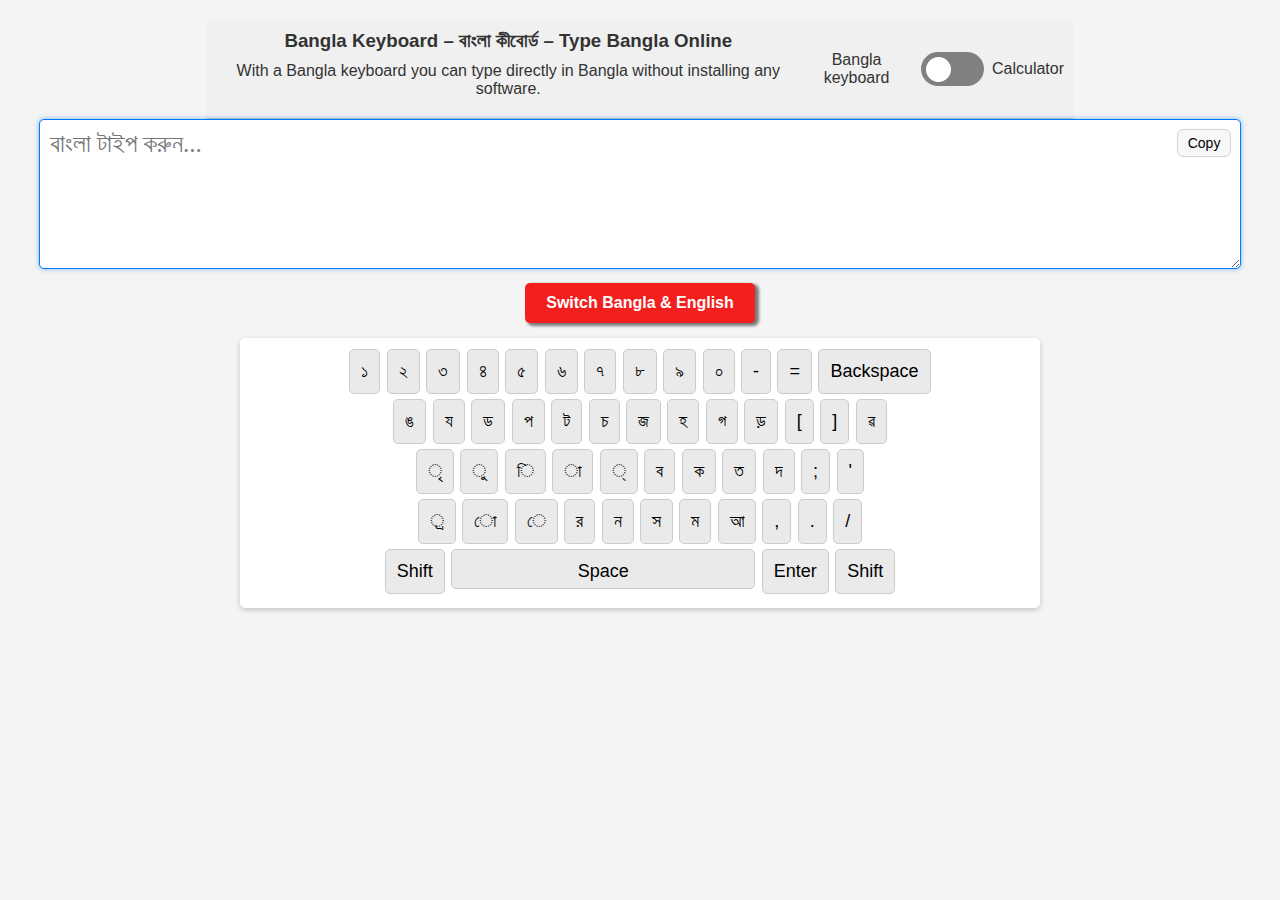
<file: index.html>
<!DOCTYPE html>
<html lang="bn">

<head>
    <meta charset="UTF-8">
    <title>Bangla Keyboard – বাংলা কীবোর্ড – Type Bangla Online</title>
    <meta name="viewport" content="width=device-width, initial-scale=1.0">
    <link rel="stylesheet" href="style.css">

    <style>
        .header{
            width: 70%;
            display: flex;
            justify-content: space-between;
            align-items: center;
            padding: 10px;
            background-color: #f0f0f0;
            border-bottom: 1px solid #ccc;
        }
        .switch-container{
            display: flex;
            align-items: center;
            justify-content: center;
        }
    </style>
</head>

<body>
    <center>
        <div class="header">
            <div>
                <h3>Bangla Keyboard – বাংলা কীবোর্ড – Type Bangla Online</h3>
                <p>With a Bangla keyboard you can type directly in Bangla without installing any software.</p>
            </div>
            <div class="switch-container">
                Bangla keyboard<input type="checkbox" id="switch" onclick="toggleMode()" /><label for="switch"></label>Calculator
            </div>
        </div>
        <form>
            <div class="textarea-container">
                <textarea id="bangla" name="bangla" placeholder="বাংলা টাইপ করুন..."></textarea>
                <!-- Copy button positioned at top right of the textarea -->
                <button type="button" class="copy-button" onclick="copyText()">Copy</button>
            </div>
            <br />
            <input class="pointer" onclick="switchLanguageMode()" type="button" value="Switch Bangla &amp; English" />
        </form>
        <!-- On‑screen Keyboard -->
        <div class="keyboard" id="onScreenKeyboard">
            <center>
            <!-- Number row with Shift and Copy buttons -->
            <button id="num0" onclick="insertNumber(0)">১</button>
            <button id="num1" onclick="insertNumber(1)">২</button>
            <button id="num2" onclick="insertNumber(2)">৩</button>
            <button id="num3" onclick="insertNumber(3)">৪</button>
            <button id="num4" onclick="insertNumber(4)">৫</button>
            <button id="num5" onclick="insertNumber(5)">৬</button>
            <button id="num6" onclick="insertNumber(6)">৭</button>
            <button id="num7" onclick="insertNumber(7)">৮</button>
            <button id="num8" onclick="insertNumber(8)">৯</button>
            <button id="num9" onclick="insertNumber(9)">০</button>
            <button id="num10" onclick="insertNumber(10)">-</button>
            <button id="num11" onclick="insertNumber(11)">=</button>
            <button class="key-backspace" onclick="backspace()">Backspace</button>
            <br />
            <!-- Vowels row with shift/unshift -->
            <button data-unshift="ঙ" data-shift="ং" onclick="insertKey(this)">ঙ</button>
            <button data-unshift="য" data-shift="য়" onclick="insertKey(this)">য</button>
            <button data-unshift="ড" data-shift="ঢ" onclick="insertKey(this)">ড</button>
            <button data-unshift="প" data-shift="ফ" onclick="insertKey(this)">প</button>
            <button data-unshift="ট" data-shift="ঠ" onclick="insertKey(this)">ট</button>
            <button data-unshift="চ" data-shift="ছ" onclick="insertKey(this)">চ</button>
            <button data-unshift="জ" data-shift="ঝ" onclick="insertKey(this)">জ</button>
            <button data-unshift="হ" data-shift="ঞ" onclick="insertKey(this)">হ</button>
            <button data-unshift="গ" data-shift="ঘ" onclick="insertKey(this)">গ</button>
            <button data-unshift="ড়" data-shift="ঢ়" onclick="insertKey(this)">ড়</button>
            <button data-unshift="[" data-shift='{' onclick="insertKey(this)">[</button>
            <button data-unshift="]" data-shift='}' onclick="insertKey(this)">]</button>
            <button data-unshift="ৱ" data-shift='ৰ' onclick="insertKey(this)">ৱ</button><br>
            <!-- Consonants row 1 -->
            <button data-unshift="ৃ" data-shift="র্" onclick="insertKey(this)">ৃ</button>
            <button data-unshift="ু" data-shift="ূ" onclick="insertKey(this)">ু</button>
            <button data-unshift="ি" data-shift="ী" onclick="insertKey(this)">ি</button>
            <button data-unshift="া" data-shift="অ" onclick="insertKey(this)">া</button>
            <button data-unshift="্" data-shift="।" onclick="insertKey(this)">্</button>
            <button data-unshift="ব" data-shift="ভ" onclick="insertKey(this)">ব</button>
            <button data-unshift="ক" data-shift="খ" onclick="insertKey(this)">ক</button>
            <button data-unshift="ত" data-shift="থ" onclick="insertKey(this)">ত</button>
            <button data-unshift="দ" data-shift="ধ" onclick="insertKey(this)">দ</button>
            <button data-unshift=";" data-shift=":" onclick="insertKey(this)">;</button>
            <button data-unshift="'" data-shift='"' onclick="insertKey(this)">'</button><br>
            <!-- Consonants row 2 -->
            <button data-unshift="্র" data-shift="্য" onclick="insertKey(this)">্র</button>
            <button data-unshift="ো" data-shift="ৌ" onclick="insertKey(this)">ো</button>
            <button data-unshift="ে" data-shift="ৈ" onclick="insertKey(this)">ে</button>
            <button data-unshift="র" data-shift="ল" onclick="insertKey(this)">র</button>
            <button data-unshift="ন" data-shift="ণ" onclick="insertKey(this)">ন</button>
            <button data-unshift="স" data-shift="ষ" onclick="insertKey(this)">স</button>
            <button data-unshift="ম" data-shift="শ" onclick="insertKey(this)">ম</button>
            <button data-unshift="আ" data-shift="ব়্য" onclick="insertKey(this)">আ</button>
            <button data-unshift="," data-shift="<" onclick="insertKey(this)">,</button>
            <button data-unshift="." data-shift=">" onclick="insertKey(this)">.</button>
            <button data-unshift="/" data-shift="?" onclick="insertKey(this)">/</button>
            <br>
            <!-- Row for Space, Enter, Backspace, and Shift toggle -->
            <button class="key-enter" id="shiftKey" onclick="toggleShift()">Shift</button>
            <button class="key-space" id="shiftKey1" data-unshift=" " data-shift=" " onclick="insertKey(this)">Space</button>
            <button class="key-enter" data-unshift="Enter" data-shift="Enter" id="enter-key" onclick="insertEnter()">Enter</button>
            <button class="key-enter" onclick="toggleShift()">Shift</button>
            </center>
        </div>
    </center>

   <script src="app.js"></script>
</body>

</html>
</file>
<file: style.css>
/* Basic Reset and Fonts */
* {
    box-sizing: border-box;
    margin: 0;
    padding: 0;
}

body {
    font-family: Montserrat, sans-serif;
    margin: 0;
    padding: 20px;
    background-color: #f4f4f4;
    color: #333;
}

h3,
p {
    text-align: center;
    margin-bottom: 10px;
}

/* Textarea Styling */
.textarea-container {
    position: relative;
    display: inline-block;
    width: 97%;
}

textarea {
    padding: 10px;
    border-radius: 5px;
    font-family: 'Ekushey Lalsalu', 'Kalpurush', cursive;
    outline: none;
    font-size: 25px;
    width: 100%;
    min-height: 150px;
    resize: vertical;
    margin-bottom: 10px;
    border: 1px solid #ccc;
    background-color: #fff;
    transition: border-color 0.3s ease, box-shadow 0.3s ease;
}

textarea:focus {
    border-color: #007bff;
    box-shadow: 0 0 5px rgba(0, 123, 255, 0.5);
}

/* Button Styling */
input[type="button"],
.keyboard button {
    border: none;
    border-radius: 5px;
    cursor: pointer;
    transition: background-color 0.3s ease, transform 0.2s ease;
}

input[type="button"] {
    width: 230px;
    height: 40px;
    background-color: #F31E1E;
    color: #fff;
    font-family: Montserrat, sans-serif;
    font-weight: bold;
    font-size: 16px;
    margin-bottom: 15px;
    box-shadow: 3px 2px 3px 1px rgba(0, 0, 0, 0.5);
}

input[type="button"]:hover {
    background-color: #d41414;
    transform: translateY(-2px) scale(1.05);
    box-shadow: 0 4px 8px rgba(0, 0, 0, 0.2);
}

/* Link Styling */
a {
    color: red;
    font-weight: bold;
    text-decoration: none;
    transition: color 0.3s ease;
}

a:hover {
    color: green;
}

/* Number Row Buttons */
.number-row button {
    padding: 10px;
    font-size: 18px;
    background: #eaeaea;
    border: 1px solid #ccc;
    border-radius: 5px;
    transition: background 0.3s ease, transform 0.2s ease;
}

.number-row button:hover {
    background: #d4d4d4;
    transform: translateY(-2px);
}
/* Keyboard Grid Layout */
.keyboard {
    margin: 0 auto;
    max-width: 800px;
    display: grid;
    grid-template-columns: repeat(auto-fit, minmax(40px, 1fr));
    gap: 5px;
    padding: 10px;
    background: #fff;
    border-radius: 5px;
    box-shadow: 0 2px 5px rgba(0, 0, 0, 0.2);
}

.keyboard button {
    padding: 11px;
    font-size: 18px;
    border: 1px solid #ccc;
    background: #eaeaea;
    border-radius: 5px;
    cursor: pointer;
    margin-bottom: 4px !important;
    margin: 1px;
    transition: background 0.3s ease, transform 0.2s ease;
}

.keyboard button:hover {
    background: #d4d4d4;
    transform: translateY(-2px);
}

/* Special Key Styling */
.key-space {
    grid-column: span 6;
    text-align: center;
}

.key-enter {
    grid-column: span 2;
    text-align: center;
}

.key-backspace {
    grid-column: span 3;
    text-align: center;
}

/* Copy Button Styling */
.copy-button {
    background-color: #f7f7f8;
    border: 1px solid #d1d5da;
    border-radius: 6px;
    padding: 5px 10px;
    font-size: 14px;
    cursor: pointer;
    position: absolute;
    top: 10px;
    right: 10px;
    transition: background-color 0.3s ease, transform 0.2s ease;
}

.copy-button:hover {
    background-color: #e1e4e8;
    transform: translateY(-2px);
}

/* Responsive Design */
@media (max-width: 768px) {
    input[type="button"] {
        width: 100%;
        font-size: 14px;
        padding: 8px;
    }

    .keyboard {
        grid-template-columns: repeat(auto-fit, minmax(25px, 1fr));
        gap: 3px;
    }

    textarea {
        font-size: 16px;
        padding: 8px;
    }

    .copy-button {
        font-size: 12px;
        padding: 4px 8px;
    }

    .header{
        display: inline;
    }
}

button#shiftKey1 {
    width: 39%;
    height: 40px;
}

input[type=checkbox] {
    height: 0;
    width: 0;
    visibility: hidden;
}

label {
    cursor: pointer;
    text-indent: -9999px;
    width: 68px;
    height: 34px;
    background: grey;
    display: block;
    border-radius: 100px;
    position: relative;
    margin-bottom: 10px;
    margin: 8px;
    transition: background 0.3s ease, transform 0.3s ease;
}

label:after {
    content: '';
    position: absolute;
    top: 5px;
    left: 5px;
    width: 25px;
    height: 25px;
    background: #fff;
    border-radius: 90px;
    transition: left 0.3s ease, transform 0.3s ease;
}

input:checked+label {
    background: #bada55;
}

input:checked+label:after {
    left: calc(100% - 5px);
    transform: translateX(-100%);
}

label:active:after {
    width: 130px;
}
</file>
